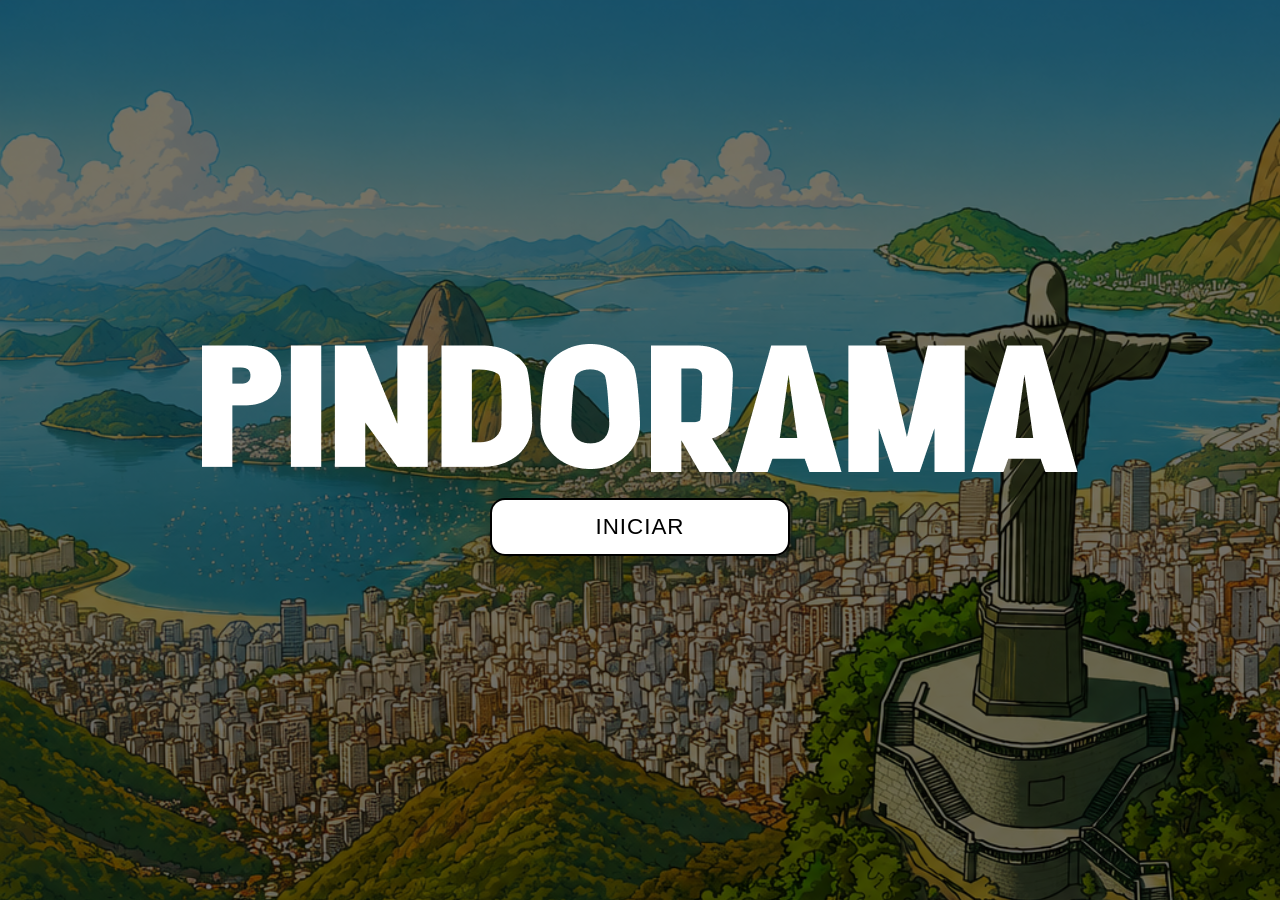
<file: index.html>
<!DOCTYPE html>
<html lang="pt-BR">

<head>
    <meta charset="UTF-8">
    <meta name="viewport" content="width=device-width, initial-scale=1.0">
    <title>INICIO</title>
    <link rel="stylesheet" href="style.css">
    <link rel="preconnect" href="https://fonts.googleapis.com">
    <link rel="preconnect" href="https://fonts.gstatic.com" crossorigin>
    <link href="https://fonts.googleapis.com/css2?family=Fascinate+Inline&display=swap" rel="stylesheet">
    <link rel="preconnect" href="https://fonts.googleapis.com">
    <link rel="preconnect" href="https://fonts.gstatic.com" crossorigin>
    <link href="https://fonts.googleapis.com/css2?family=Limelight&display=swap" rel="stylesheet">
</head>

<body class="bodyinicio">
    <div class="recepcao">
        <img class="responsivo"src="img/PINDORAMA.png" alt="">
    </div>
    <button class="joga">
        <h3>INICIAR</h3>
    </button>

    <script src="script.js"></script>
</body>

</html>
</file>
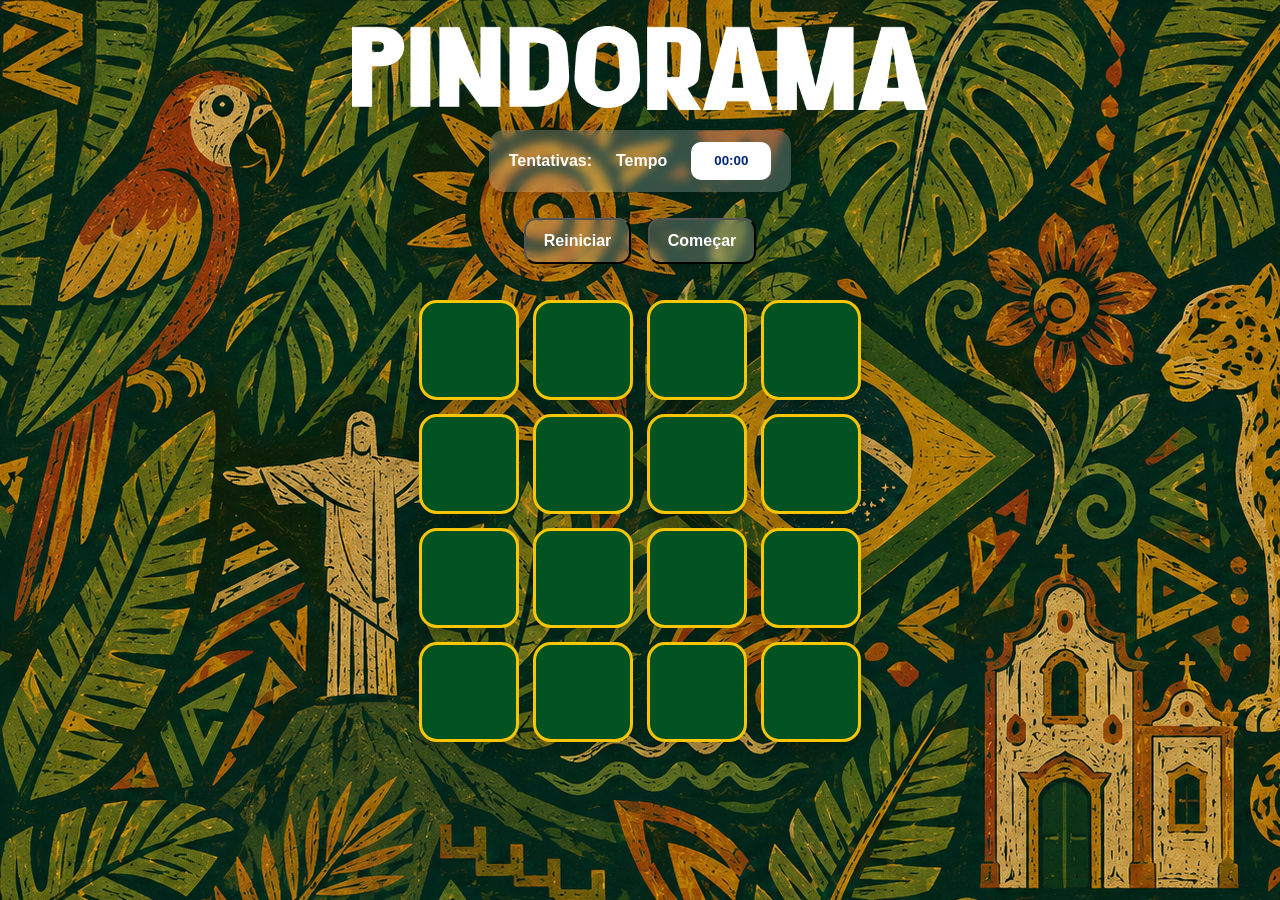
<file: tel-jogo.html>
<!DOCTYPE html>
<html lang="pt-BR">
<head>
  <meta charset="UTF-8" />
  <meta name="viewport" content="width=device-width, initial-scale=1.0" />
  <title>Jogo da Memória</title>
  <link rel="stylesheet" href="style.css" />
</head>
<body>
  <img class="responsive" src="img/PINDORAMA.png" alt="">
  <div class="layout">
    <p>Tentativas:</p>
    <p id="cont"></p>
    <p>Tempo</p>
    <p id="temp"></p>
    <input type="text" class="cronometro" value="00:00" readonly>
  </div>
  <button class="reset" id="reseta">Reiniciar</button>
  <button class="reset" id="comeco">Começar</button>
  <div id="countdown" style="display: none;" class="countdown"></div>
  <div id="game-board" class="grid"></div>
  <p id="status"></p>
  <script src="script.js"></script>
</body>
</html>
</file>
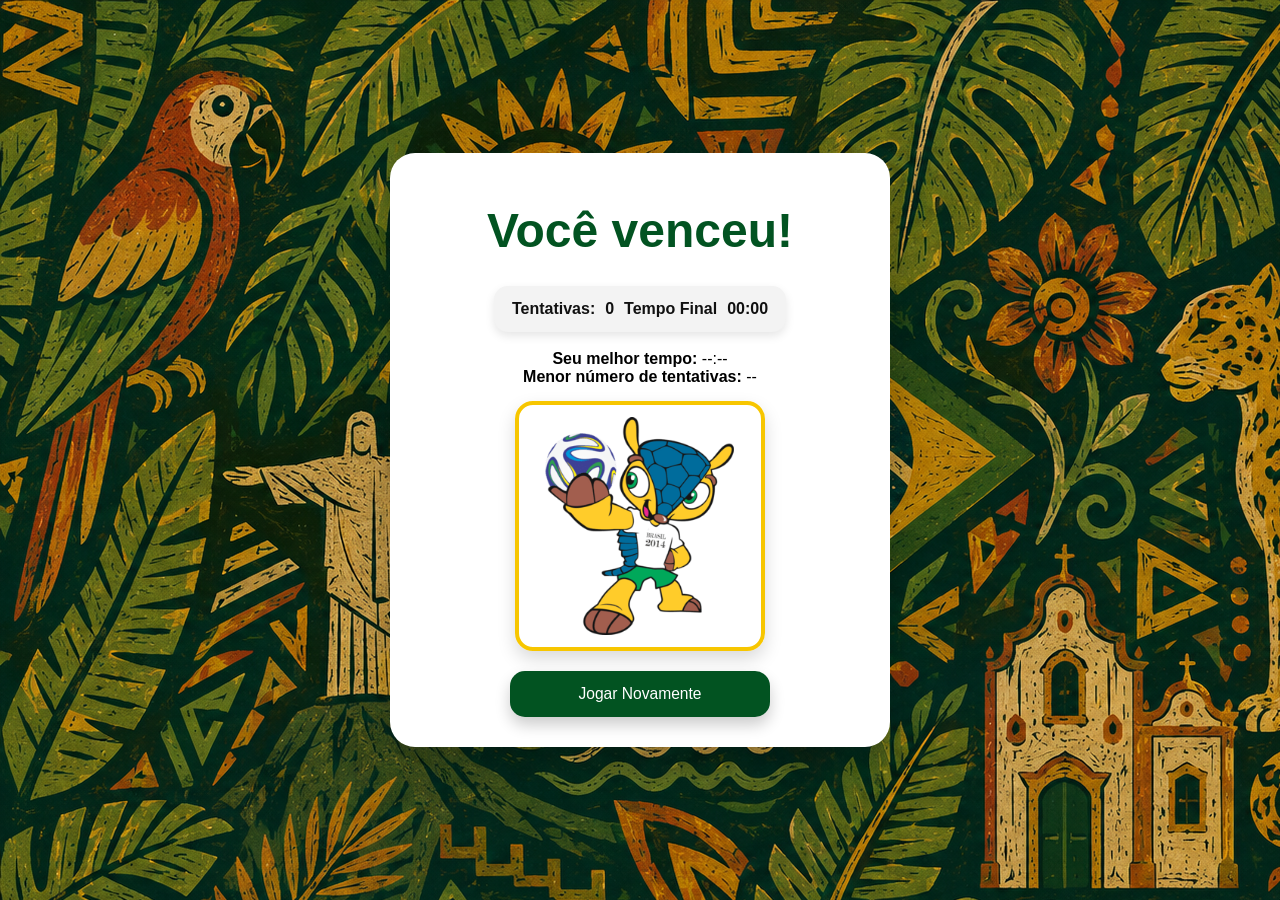
<file: tel-vitoria.html>
<!DOCTYPE html>
<html lang="pt-BR">

<head>
    <meta charset="UTF-8">
    <meta name="viewport" content="width=device-width, initial-scale=1.0">
    <title>Parabéns</title>
    <link rel="stylesheet" href="style.css">
    <link rel="preconnect" href="https://fonts.googleapis.com">
    <link rel="preconnect" href="https://fonts.gstatic.com" crossorigin>
    <link href="https://fonts.googleapis.com/css2?family=Fascinate+Inline&display=swap" rel="stylesheet">
    <link rel="preconnect" href="https://fonts.googleapis.com">
    <link rel="preconnect" href="https://fonts.gstatic.com" crossorigin>
    <link href="https://fonts.googleapis.com/css2?family=Limelight&display=swap" rel="stylesheet">

</head>

<body class="bodyvitoria">

    <div class="vitoria">
        <h1> Você venceu!</h1>
        <div class="layout2">
            <p>Tentativas:</p>
            <p id="cont"></p>
            <p>Tempo Final</p>
            <p id="temp"></p>
            <input type="text" class="cronometro" value="00:00" readonly>
        </div>
        <p><strong>Seu melhor tempo:</strong> <span id="melhor-tempo">--:--</span></p>
        <p><strong>Menor número de tentativas:</strong> <span id="melhor-movimentos">--</span></p>

        <img class="ilumination" src="img/vitoriaaa.png" alt="imagem com troféu e confetes">
        <button class="jgNovamente">
            <h3>Jogar Novamente </h3>
        </button>

    </div>

    <script src="script.js"></script>
    <script>
        window.onload = () => {
            // vai pegar os dados do localStorage(movimento e tempo final)
            const Tentativas = localStorage.getItem('movimentosFinais');
            const tempoFinal = localStorage.getItem('tempoFinal');

            //aqui ira atualizar com os dados finais 
            document.getElementById('cont').innerHTML = Tentativas || '0';
            document.getElementById('temp').innerHTML = tempoFinal || '00:00';

            // mostra o recorde atual
            const melhorTempo = localStorage.getItem('recordeTempoFormatado');
            const melhorMovimentos = localStorage.getItem('recordeMovimentos');

            document.getElementById('melhor-tempo').innerHTML = melhorTempo || '--:--';
            document.getElementById('melhor-movimentos').innerHTML = melhorMovimentos || '--';

            //tira o input do cronometro
            document.querySelector('.cronometro').style.display = 'none';

            // limpa o local localStorage para a proxima partida
            localStorage.removeItem('movimentosFinais');
            localStorage.removeItem('tempoFinal');

            document.querySelector('.jgNovamente').addEventListener('click', () => {
                location.href = 'tel-jogo.html';
            });

        };
    </script>
</body>

</html>
</file>
<file: style.css>
*{
  margin: 0;
  padding: 0;
  box-sizing: border-box;
}

body {
  font-family: Arial, sans-serif;
  text-align: center;
  background-image: url(img/tela2.png);
}
/* TITULOS */

h1 {
  margin-top: 20px;
  color: #333;
  font-size: clamp(1.8rem, 4vw, 3rem);
}

.responsive {
  max-width: 45%;
  height: auto;
  display: block;
  margin: 0 auto;
  margin-top: 2%;
}
.responsivo {
  max-width: 100%;
  height: auto;
  display: block;
  margin: 0 auto;
}
/* GRID DO JOGO */

.grid {
  display: grid;

  grid-template-columns: repeat(4, minmax(70px, 100px));

  gap: 14px;

  justify-content: center;

  margin-top: 30px;

  width: 100%;
}

/* CARTAS */

.card {
  width: 100%;

  aspect-ratio: 1/1;

  background: linear-gradient(
    145deg,
    #025321,
    #025321
  );

  border-radius: 18px;

  border: 3px solid #f7c600;

  cursor: pointer;

  display: flex;
  align-items: center;
  justify-content: center;

  font-size: clamp(1.5rem, 4vw, 2.3rem);

  color: white;

  user-select: none;

  box-shadow:
    0px 8px 15px rgba(0,0,0,0.20);

  transition: 0.25s ease;
}

.card.revealed {
  background: white;

  color: #002776;

  cursor: default;

  border: 3px solid #002776;

  transform: scale(1.04);
}

.card:hover{
  transform: translateY(-4px);

  box-shadow:
    0px 12px 20px rgba(0,0,0,0.25);
}

.card:active,
.card.revealed:active{
  transform: scale(0.95)
}

/* BOTÕES */

.reset{
  background: rgba(255,255,255,0.2);

  color: #ffffff;

  border-radius: 12px;

  padding: 12px 18px;

  cursor: pointer;
  backdrop-filter: blur(5px);


  margin: 6px;

  font-size: 1rem;

  font-weight: bold;

  box-shadow:
    0px 5px 12px rgba(0,0,0,0.15);

  transition: 0.25s ease;
}

.reset:hover{
  background-color: #f7c600;

  color: black;

  transform: translateY(-3px);
}

.reset:active{
  transform: scale(0.95)
}

/* INICIO */

.bodyinicio{
  background-image: url(img/tela1.png);
  min-height: 100vh;

  display: flex;
  flex-direction: column;
  justify-content: center;
  align-items: center;

  padding: 20px;
}


.recepcao h1{
  color: #111;

  font-family: "Fascinate Inline", system-ui;
  font-weight: 450;
  font-style: normal;

  font-size: clamp(1.8rem, 5vw, 3rem);

  text-shadow: 2px 2px 4px rgba(0,0,0,0.08);
}

/* BOTÃO JOGAR */

.joga{
  margin-top: 2em;

  background-color: white;

  width: min(85%, 300px);

  padding: 14px;

  border-radius: 15px;

  border: 2px solid black;

  box-shadow: 0px 8px 20px rgba(0,0,0,0.25);

  cursor: pointer;

  transition: 0.3s ease;
}

.joga h3{
  text-decoration: none;

  color: black;

  font-family:'Franklin Gothic Medium', 'Arial Narrow', 'Arial', 'sans-serif';

  font-weight: 400;
  font-style: normal;

  font-size: clamp(1rem, 3vw, 1.4rem);

  letter-spacing: 1px;
}

.joga:hover{
  transform: translateY(-5px) scale(1.02);

  background-color: #f5f5f5;

  box-shadow: 0px 12px 30px rgba(0,0,0,0.30);
}

.recepcao:hover{
  transform: translateY(-4px);
  box-shadow: 17px 10px 8.3px 3.3px rgba(34, 34, 34, 0.366);
}

.joga:active{
  transform: scale(0.95)
}

.joga:hover{
  transform: translateY(-4px);
  box-shadow: 17px 10px 8.3px 2.3px rgba(34, 34, 34, 0.366);
}

/* CARTAS REVELADAS TEMP */

.reveled-temp{
  background-color: #7eddb9;
}

/* VITORIA */

.bodyvitoria{
  background-image: url(img/tela2.png);

  min-height: 100vh;

  display: flex;
  justify-content: center;
  align-items: center;

  padding: 20px;
}

.vitoria{
  width: min(92%, 500px);

  background-color: white;

  display: flex;
  flex-direction: column;
  align-items: center;

  text-align: center;

  border-radius: 25px;

  padding: 30px 20px;

  box-shadow:
    0px 15px 35px rgba(0,0,0,0.25);
}

.vitoria h1{
  font-family:'Franklin Gothic Medium', 'Arial Narrow', 'Arial', 'sans-serif';

  color: #025321;

  font-size: clamp(2rem, 5vw, 3rem);

  margin-bottom: 10px;
}

.vitoria img{
  width: min(100%, 250px);

  height: auto;

  border-radius: 18px;

  margin-top: 15px;

  border: 4px solid #f7c600;
}

.vitoria button{
  background-color: #025321;

  width: min(90%, 260px);

  border: none;

  border-radius: 15px;

  margin-top: 20px;

  padding: 14px;

  cursor: pointer;

  transition: 0.25s ease;

  box-shadow:
    0px 8px 15px rgba(0,0,0,0.20);
}

.vitoria button h3{
  text-decoration: none;

  color: white;

  font-family:'Franklin Gothic Medium', 'Arial Narrow', 'Arial', 'sans-serif';

  font-weight: 400;
}

.vitoria button:hover{
  transform: translateY(-3px);

  background-color: #00b144;
}

.vitoria button:active{
  transform: scale(0.95)
}

.ilumination{
  box-shadow:
    0px 8px 18px rgba(0,0,0,0.15);
}


/* LAYOUT TEMPO E TENTATIVAS */

.layout{
  display: flex;
  flex-wrap: wrap;

  justify-content: center;
  align-items: center;

  gap: 12px;

  margin-top: 20px;
  margin-bottom: 20px;

  width: fit-content;

  margin-inline: auto;

  background: rgba(255,255,255,0.2);

  padding: 12px 20px;

  border-radius: 15px;

  backdrop-filter: blur(5px);

  color: white;

  font-weight: bold;

  box-shadow:
    0px 8px 18px rgba(0,0,0,0.15);
}

.layout2{
  display: flex;

  flex-wrap: wrap;

  justify-content: center;
  align-items: center;

  gap: 10px;

  margin-top: 18px;
  margin-bottom: 18px;

  padding: 14px 18px;

  background-color: #f3f3f3;

  border-radius: 14px;

  width: fit-content;

  margin-inline: auto;

  color: #111;

  font-weight: bold;

  box-shadow:
    0px 4px 10px rgba(0,0,0,0.10);
}

.layout2 p{
  margin: 0;
}

/* CRONÔMETRO */

.cronometro{
  text-align: center;

  width: 80px;
  height: 38px;

  border-radius: 10px;

  border: none;

  font-weight: bold;

  color: #002776;
}

/* RESPONSIVIDADE EXTRA */

@media (max-width: 500px){

  .grid{
    grid-template-columns: repeat(4, minmax(55px, 70px));
    gap: 8px;
  }

  .card{
    font-size: 1.4rem;
  }

  .layout,
  .layout2{
    flex-direction: column;
  }

  .recepcao{
    padding: 25px;
  }

}
</file>
